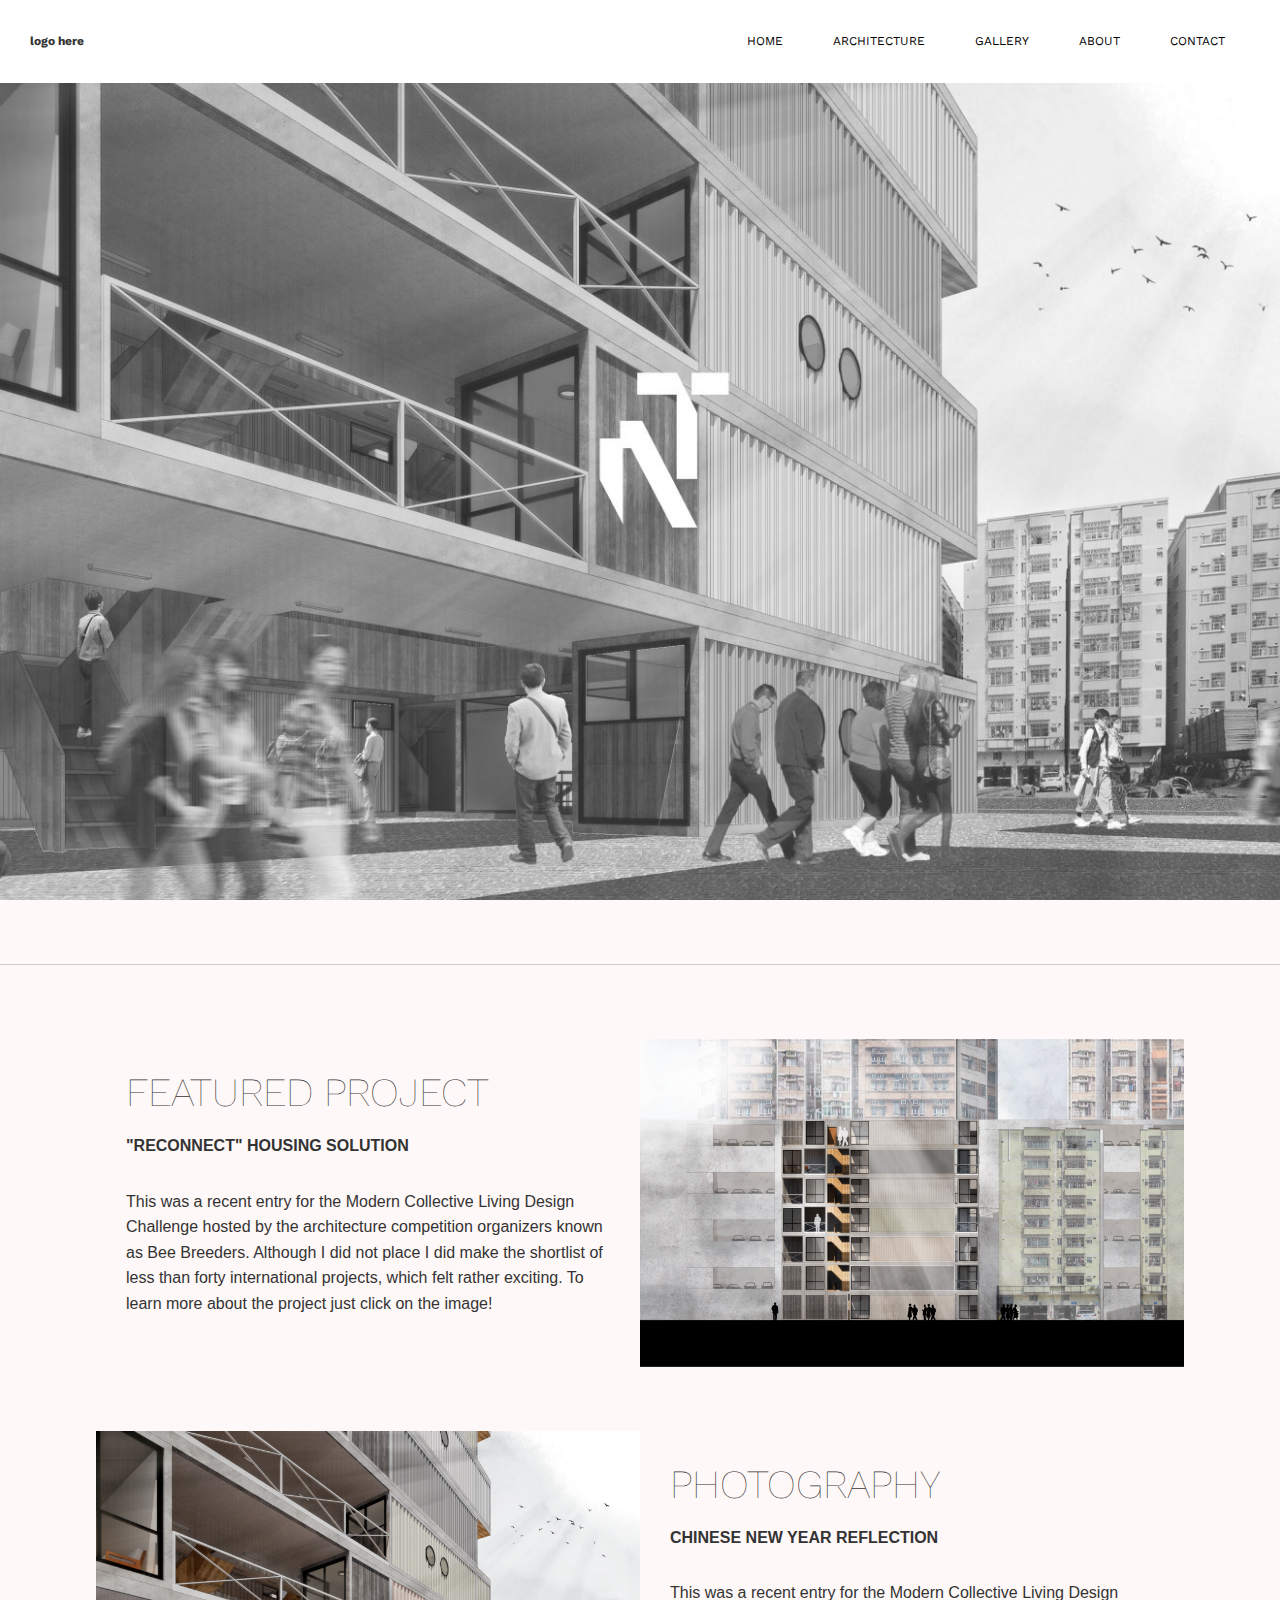
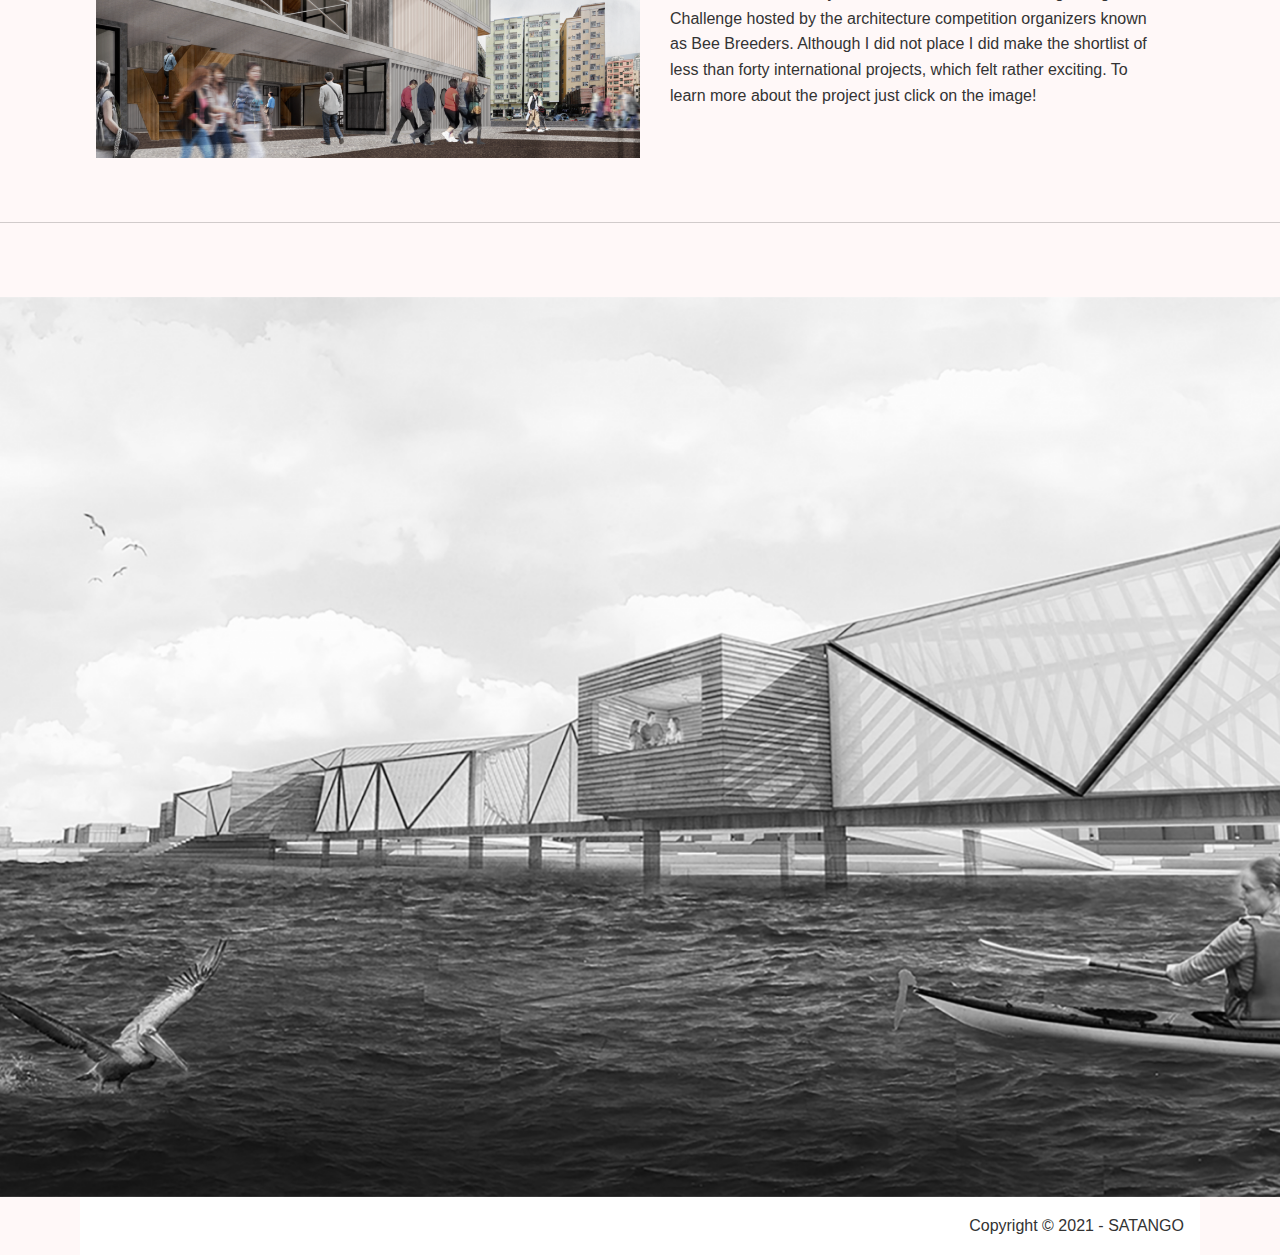
<file: index.html>
<!DOCTYPE html>
<html lang="en">
  <head>
    <meta charset="UTF-8" />
    <meta http-equiv="X-UA-Compatible" content="IE=edge" />
    <meta name="viewport" content="width=device-width, initial-scale=1.0" />
    <link
      href="https://fonts.googleapis.com/css2?family=Work+Sans:wght@300&display=swap"
      rel="stylesheet"
    />
    <link
      rel="stylesheet"
      href="https://cdnjs.cloudflare.com/ajax/libs/font-awesome/5.13.0/css/all.min.css"
      integrity="sha256-h20CPZ0QyXlBuAw7A+KluUYx/3pK+c7lYEpqLTlxjYQ="
      crossorigin="anonymous"
    />
    <link rel="stylesheet" href="CSS/style.css" />
    <link rel="stylesheet" href="CSS/utilities.css" />
    <title>Document</title>
  </head>
  <body id="home">
    <header class="hero">
      <nav class="nav">
        <div class="logo">
          <h4>logo here</h4>
        </div>
        <ul class="nav-links">
          <li><a href="#">HOME</a></li>
          <li><a href="#">ARCHITECTURE</a></li>
          <li><a href="gallery.html">GALLERY</a></li>
          <li><a href="about.html">ABOUT</a></li>
          <li><a href="contact.html">CONTACT</a></li>
        </ul>
        <div class="burger">
          <div class="line1"></div>
          <div class="line2"></div>
          <div class="line3"></div>
        </div>
      </nav>
    </header>
    <div>
      <hr />
    </div>
    <main>
      <section>
        <div class="container">
          <div class="flex-columns">
            <div class="row">
              <div class="column">
                <div class="column-1">
                  <h2>FEATURED PROJECT</h2>
                  <h4>"RECONNECT" HOUSING SOLUTION</h4>
                  <p>
                    This was a recent entry for the Modern Collective Living
                    Design Challenge hosted by the architecture competition
                    organizers known as Bee Breeders. Although I did not place I
                    did make the shortlist of less than forty international
                    projects, which felt rather exciting. To learn more about
                    the project just click on the image!
                  </p>
                </div>
              </div>
              <div class="column">
                <div class="column-2">
                  <img src="/img/col1.png" alt="" />
                </div>
              </div>
            </div>

            <div class="row">
              <div class="column">
                <div class="column-2">
                  <img src="/img/col2.png" alt="" />
                </div>
              </div>
              <div class="column">
                <div class="column-1">
                  <h2>PHOTOGRAPHY</h2>
                  <h4>CHINESE NEW YEAR REFLECTION</h4>
                  <p>
                    This was a recent entry for the Modern Collective Living
                    Design Challenge hosted by the architecture competition
                    organizers known as Bee Breeders. Although I did not place I
                    did make the shortlist of less than forty international
                    projects, which felt rather exciting. To learn more about
                    the project just click on the image!
                  </p>
                </div>
              </div>
            </div>
          </div>
        </div>
      </section>
      <div>
        <hr />
      </div>
      <section>
        <div class="hero2"></div>
      </section>
    </main>

    <footer class="footer container">
      <div>
        <div class="social">
          <a href="#"><i class="fab fa-facebook"></i></a>
          <a href="#"><i class="fab fa-twitter"></i></a>
          <a href="#"><i class="fab fa-youtube"></i></a>
          <a href="#"><i class="fab fa-linkedin"></i></a>
        </div>
      </div>
      <div>
        <p>Copyright &copy; 2021 - SATANGO</p>
      </div>
    </footer>
    <script src="/JS/app.js"></script>
  </body>
</html>
</file>
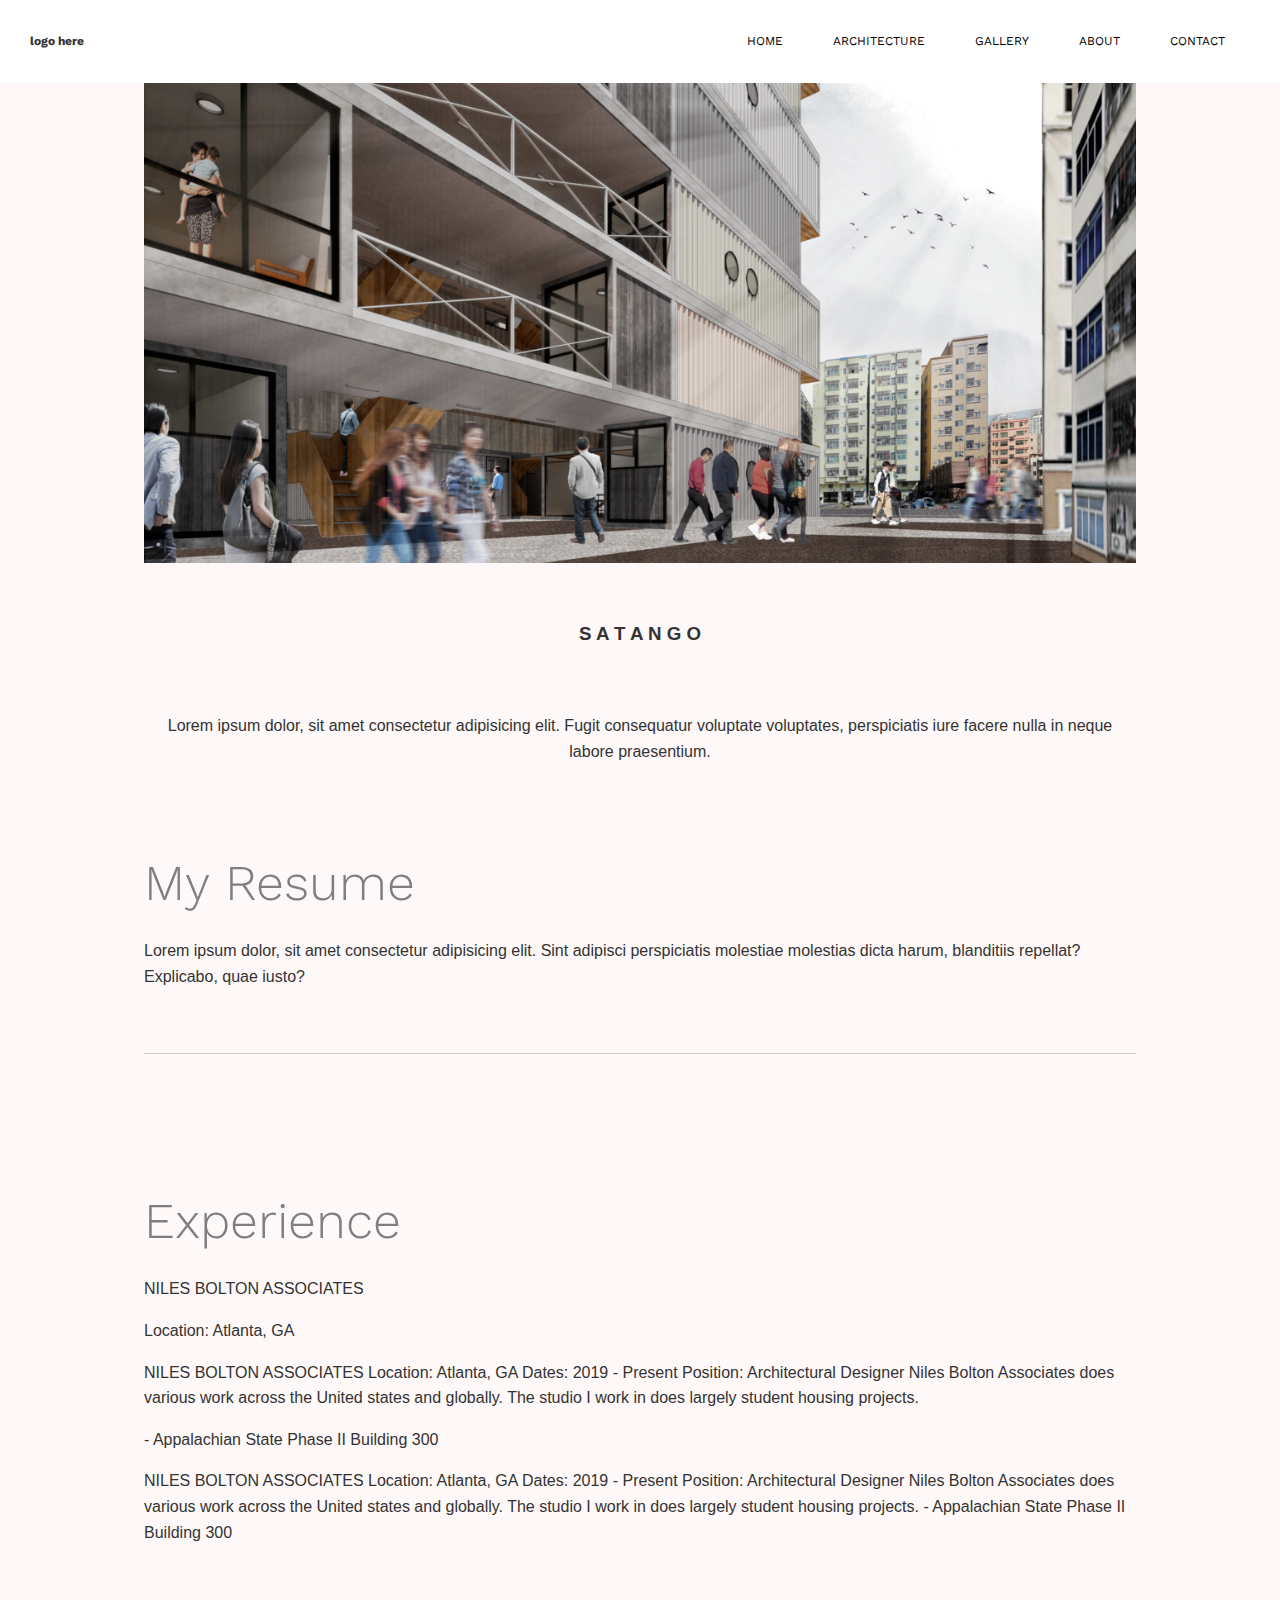
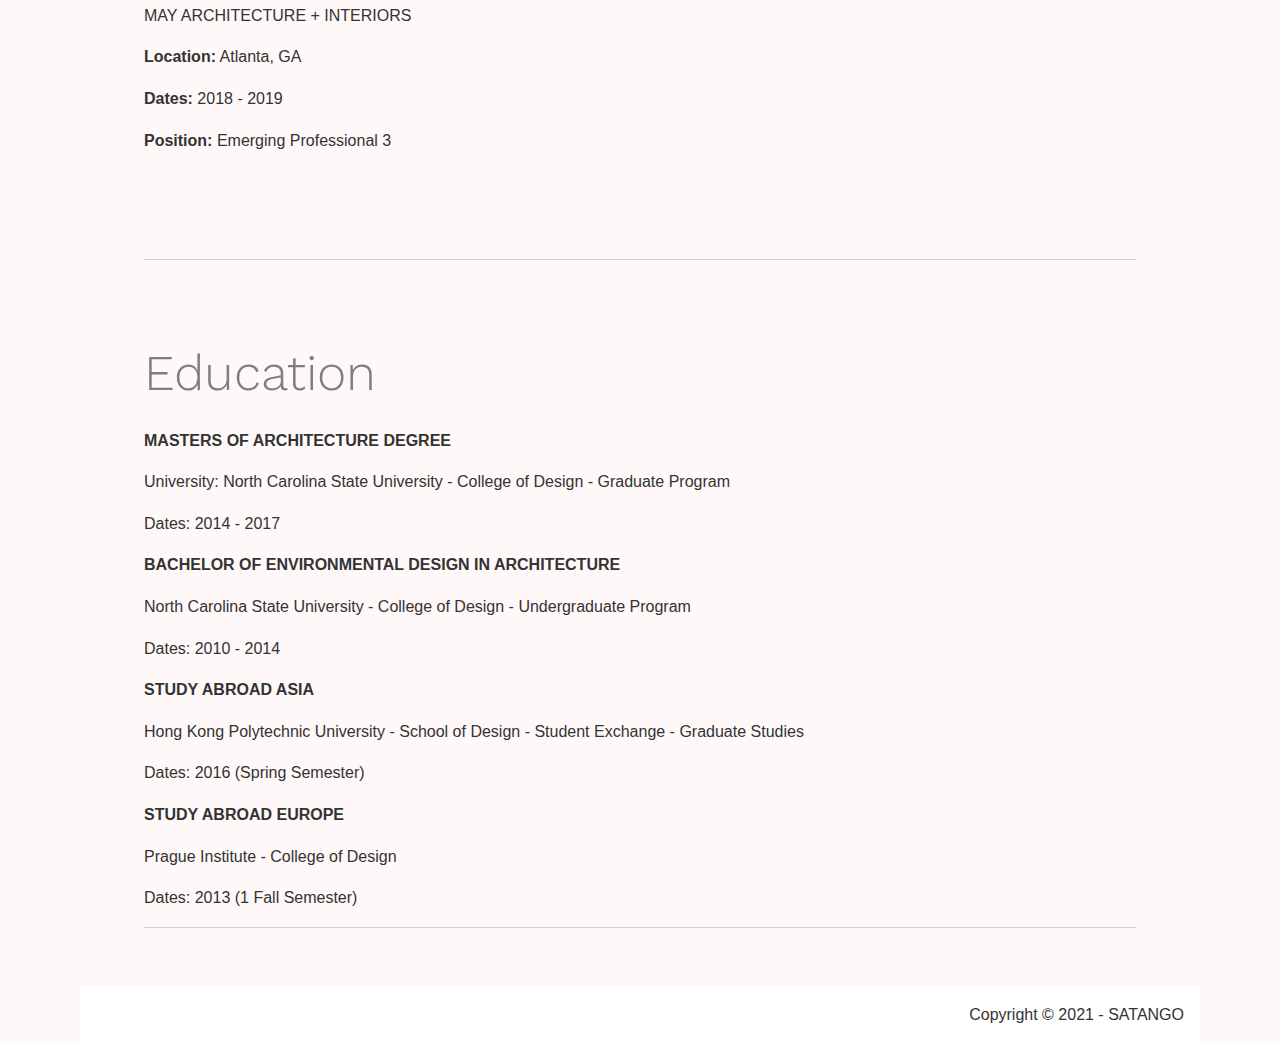
<file: about.html>
<!DOCTYPE html>
<html lang="en">
  <head>
    <meta charset="UTF-8" />
    <meta http-equiv="X-UA-Compatible" content="IE=edge" />
    <meta name="viewport" content="width=device-width, initial-scale=1.0" />
    <link
      href="https://fonts.googleapis.com/css2?family=Work+Sans:wght@300&display=swap"
      rel="stylesheet"
    />
    <link
      rel="stylesheet"
      href="https://cdnjs.cloudflare.com/ajax/libs/font-awesome/5.13.0/css/all.min.css"
      integrity="sha256-h20CPZ0QyXlBuAw7A+KluUYx/3pK+c7lYEpqLTlxjYQ="
      crossorigin="anonymous"
    />
    <link rel="stylesheet" href="CSS/style.css" />
    <link rel="stylesheet" href="CSS/utilities.css" />
    <title>Document</title>
  </head>
  <body>
    <header>
      <nav class="nav">
        <div class="logo">
          <h4>logo here</h4>
        </div>
        <ul class="nav-links">
          <li><a href="index.html">HOME</a></li>
          <li><a href="#">ARCHITECTURE</a></li>
          <li><a href="gallery.html">GALLERY</a></li>
          <li><a href="#">ABOUT</a></li>
          <li><a href="contact.html">CONTACT</a></li>
        </ul>
        <div class="burger">
          <div class="line1"></div>
          <div class="line2"></div>
          <div class="line3"></div>
        </div>
      </nav>
    </header>
    <div class=""></div>
    <section class="container-sec">
      <div class="about">
        <div>
          <img src="/img/col2.png" alt="" />
        </div>
        <div>
          <h3 class="p-3">S A T A N G O</h3>
          <p>
            Lorem ipsum dolor, sit amet consectetur adipisicing elit. Fugit
            consequatur voluptate voluptates, perspiciatis iure facere nulla in
            neque labore praesentium.
          </p>
        </div>
      </div>
      <div class="info">
        <div class="p-3">
          <h1>My Resume</h1>
          <p>
            Lorem ipsum dolor, sit amet consectetur adipisicing elit. Sint
            adipisci perspiciatis molestiae molestias dicta harum, blanditiis
            repellat? Explicabo, quae iusto?
          </p>
        </div>
        <div class="hr-2"></div>
        <div class="p-3">
          <h1>Experience</h1>
          <p>NILES BOLTON ASSOCIATES</p>
          <p>Location: Atlanta, GA</p>
          <p>
            NILES BOLTON ASSOCIATES Location: Atlanta, GA Dates: 2019 - Present
            Position: Architectural Designer Niles Bolton Associates does
            various work across the United states and globally. The studio I
            work in does largely student housing projects.
          </p>
          <p>- Appalachian State Phase II Building 300</p>
          <p>
            NILES BOLTON ASSOCIATES Location: Atlanta, GA Dates: 2019 - Present
            Position: Architectural Designer Niles Bolton Associates does
            various work across the United states and globally. The studio I
            work in does largely student housing projects. - Appalachian State
            Phase II Building 300
          </p>
          <p><br /></p>

          <p>MAY ARCHITECTURE + INTERIORS</p>
          <p><b>Location:</b> Atlanta, GA</p>
          <p><b> Dates:</b> 2018 - 2019</p>
          <p><b>Position:</b> Emerging Professional 3</p>

          <p><br /></p>
        </div>
        <div class="hr-1"></div>
        <div class="p-3">
          <h1>Education</h1>
          <p><b>MASTERS OF ARCHITECTURE DEGREE</b></p>
          <p>
            University: North Carolina State University - College of Design -
            Graduate Program
          </p>
          <p>Dates: 2014 - 2017</p>
          <p><b>BACHELOR OF ENVIRONMENTAL DESIGN IN ARCHITECTURE</b></p>
          <p>
            North Carolina State University - College of Design - Undergraduate
            Program
          </p>
          <p>Dates: 2010 - 2014</p>
          <p><b>STUDY ABROAD ASIA</b></p>
          <p>
            Hong Kong Polytechnic University - School of Design - Student
            Exchange - Graduate Studies
          </p>
          <p>Dates: 2016 (Spring Semester)</p>
          <p><b>STUDY ABROAD EUROPE</b></p>
          <p>Prague Institute - College of Design</p>
          <p>Dates: 2013 (1 Fall Semester)</p>
          <div class="hr-1"></div>
        </div>
      </div>
    </section>
    <footer class="footer container">
      <div>
        <div class="social">
          <a href="#"><i class="fab fa-facebook"></i></a>
          <a href="#"><i class="fab fa-twitter"></i></a>
          <a href="#"><i class="fab fa-youtube"></i></a>
          <a href="#"><i class="fab fa-linkedin"></i></a>
        </div>
      </div>
      <div>
        <p>Copyright &copy; 2021 - SATANGO</p>
      </div>
    </footer>
    <script src="/JS/app.js"></script>
  </body>
</html>
</file>
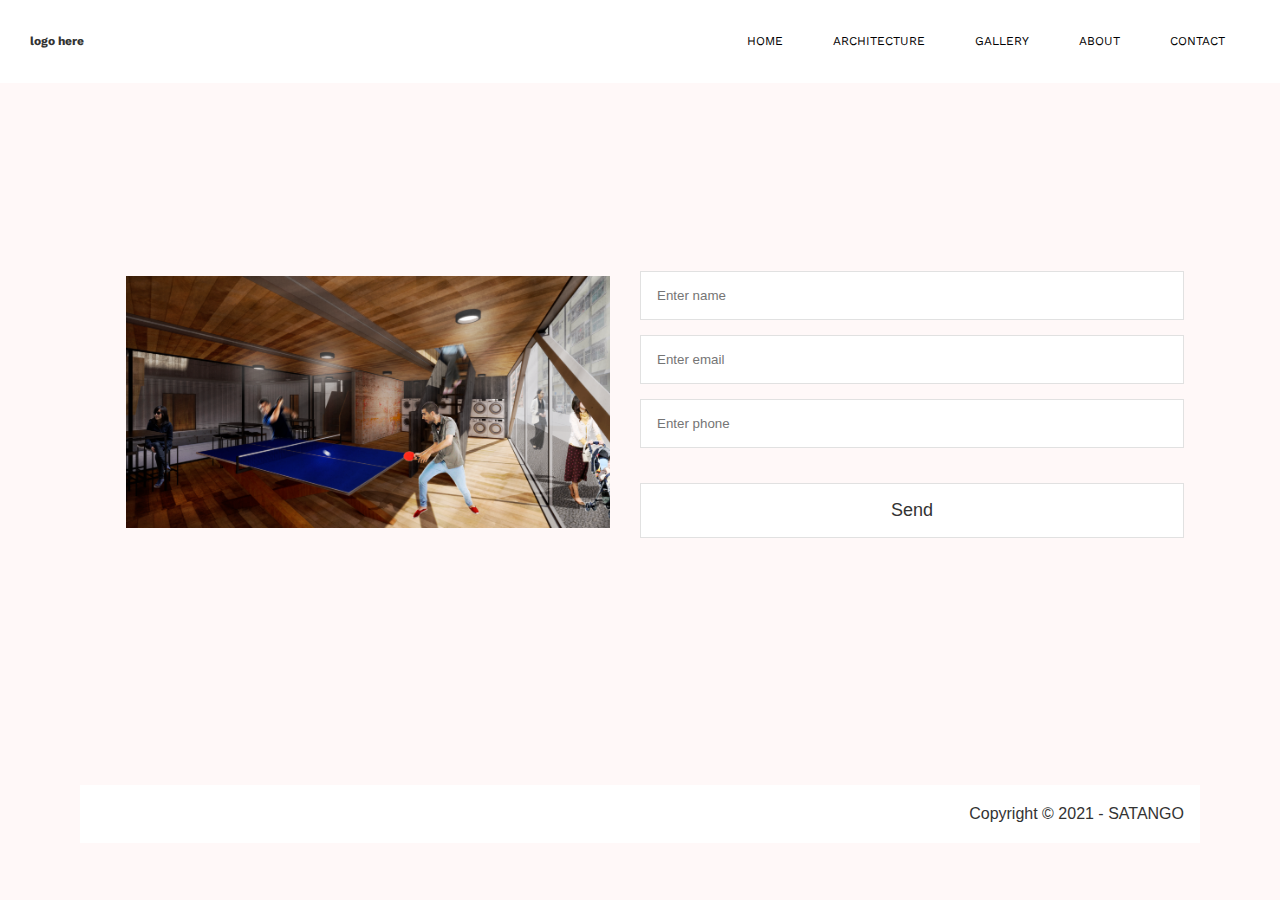
<file: contact.html>
<!DOCTYPE html>
<html lang="en">
  <head>
    <meta charset="UTF-8" />
    <meta http-equiv="X-UA-Compatible" content="IE=edge" />
    <meta name="viewport" content="width=device-width, initial-scale=1.0" />
    <link
      href="https://fonts.googleapis.com/css2?family=Work+Sans:wght@300&display=swap"
      rel="stylesheet"
    />
    <link
      rel="stylesheet"
      href="https://cdnjs.cloudflare.com/ajax/libs/font-awesome/5.13.0/css/all.min.css"
      integrity="sha256-h20CPZ0QyXlBuAw7A+KluUYx/3pK+c7lYEpqLTlxjYQ="
      crossorigin="anonymous"
    />
    <link rel="stylesheet" href="CSS/style.css" />
    <link rel="stylesheet" href="CSS/utilities.css" />
    <title>Document</title>
  </head>
  <body>
    <header>
      <nav class="nav">
        <div class="logo">
          <h4>logo here</h4>
        </div>
        <ul class="nav-links">
          <li><a href="index.html">HOME</a></li>
          <li><a href="#">ARCHITECTURE</a></li>
          <li><a href="gallery.html">GALLERY</a></li>
          <li><a href="about.html">ABOUT</a></li>
          <li><a href="#">CONTACT</a></li>
        </ul>
        <div class="burger">
          <div class="line1"></div>
          <div class="line2"></div>
          <div class="line3"></div>
        </div>
      </nav>
    </header>

    <section>
      <div class="contact">
        <div class="container">
          <div class="flex-columns">
            <div class="row">
              <div class="column">
                <div class="column-1">
                  <img src="/img/col4.png" alt="" />
                </div>
              </div>
              <div class="column">
                <div class="column-2">
                  <form action="" class="callback-form">
                    <div class="form-control">
                      <label for="name"></label>
                      <input
                        type="text"
                        name="name"
                        id="name"
                        placeholder="Enter name"
                      />
                    </div>
                    <div class="form-control">
                      <label for="email"></label>
                      <input
                        type="email"
                        name="email"
                        id="email"
                        placeholder="Enter email"
                      />
                    </div>
                    <div class="form-control">
                      <label for="phone"></label>
                      <input
                        type="text"
                        name="phone"
                        id="phone"
                        placeholder="Enter phone"
                      />
                    </div>
                    <input type="submit" value="Send" id="submit" class="btn" />
                  </form>
                </div>
              </div>
            </div>
          </div>
        </div>
      </div>
    </section>
    <footer class="footer container">
      <div>
        <div class="social">
          <a href="#"><i class="fab fa-facebook"></i></a>
          <a href="#"><i class="fab fa-twitter"></i></a>
          <a href="#"><i class="fab fa-youtube"></i></a>
          <a href="#"><i class="fab fa-linkedin"></i></a>
        </div>
      </div>
      <div>
        <p>Copyright &copy; 2021 - SATANGO</p>
      </div>
    </footer>
    <script src="/JS/app.js"></script>
  </body>
</html>
</file>
<file: CSS/style.css>
* {
  box-sizing: border-box;
  padding: 0;
  margin: 0;
}
/*
html {
  font-size: 62.5%;
}
*/
body {
  font-family: "Open Sans", sans-serif;
  background: rgb(255, 248, 248);
  color: #333;
  line-height: 1.6;
}

ul {
  list-style: none;
}

a {
  color: #333;
  text-decoration: none;
}

h1,
h2 {
  font-weight: 300;
  line-height: 1.2;
  font-family: "Work Sans", sans-serif;
  margin-bottom: 1rem;
}

p {
  margin: 1em 0;
}

img {
  width: 100%;
}

/* nav bar*/
.nav {
  display: flex;
  justify-content: space-between;
  align-items: center;
  background-color: #fff;
  color: #333;
  min-height: 8vh;
  width: 100%;
  font-family: "Work Sans", sans-serif;
  font-size: 12px;
  padding: 2rem 1.875rem;
}
.nav-links a {
  color: #000;
  padding: 0.625rem 1.25rem;
  margin: 0 5px;
}
.nav a:hover {
  border-bottom: #000 2px solid;
}

.nav .nav-links {
  display: flex;
  font-weight: 400;
}
/*burger nav*/
.burger {
  display: none;
  cursor: pointer;
}
.burger div {
  width: 25px;
  height: 3px;
  margin: 5px;
  background-color: rgb(24, 19, 19);
}
@media screen and (max-width: 768px) {
  body {
    overflow-x: hidden;
  }
  .nav-links {
    position: absolute;
    right: 0;
    top: 8vh;
    height: 92vh;
    background-color: #fff;
    display: flex;
    flex-direction: column;
    align-items: center;
    justify-content: space-around;
    width: 50%;
    transform: translateX(100%);
    transition: transform 0.5s ease-in;
  }

  .nav-links li {
    opacity: 0;
  }

  .burger {
    display: block;
  }
}

.nav-active {
  transform: translateX(0%);
}

@keyframes navLinkFade {
  from {
    opacity: 0;
    transform: translateX(50px);
  }
  to {
    opacity: 1;
    transform: translateX(0px);
  }
}

.toggle .line1 {
  transform: rotate(-45deg) translate(-5px, 6px);
}
.toggle .line2 {
  opacity: 0;
}
.toggle .line3 {
  transform: rotate(45deg) translate(-5px, -6px);
}

/*Header*/
.hero {
  background: url("/img/home1.jpg") no-repeat center center/cover;
  height: 100vh;
  position: relative;
}

.hero2 {
  background: url("/img/home2.png") no-repeat center center/cover;
  height: 100vh;
  position: relative;
}

/*Footer*/
.footer {
  display: flex;
  text-align: center;
  justify-content: space-between;
  align-items: center;
  height: 100%;
  background-color: #fff;
}

.footer .social > * {
  margin-right: 1.875rem;
}

/*Gallery*/
.gallery {
  display: flex;
  justify-content: center;
  flex-wrap: wrap;
}
.gallery a {
  height: 12.5rem;
  width: 18.75rem;
  margin: 1rem;
  overflow: hidden;
  box-shadow: 0 3px 5px #333;
}
.gallery a img:hover {
  opacity: 0.7;
  transform: scale(1.4);
}
.gallery a img {
  height: 100%;
  width: 100%;
  object-fit: cover;
}
/*contact*/
.contact {
  height: 78vh;
  display: flex;
  align-items: center;
  justify-content: center;
}

/*about*/
.about {
  display: flex;
  flex-direction: column;
  align-items: center;
  justify-items: center;
}
.about h3:first-child {
  text-align: center;
}
.about p {
  text-align: center;
}
.info h1 {
  color: #7f7f7f;
  font-family: "Work Sans", sans-serif;
  font-size: 3.125rem;
  margin: 1.563rem 0;
}

@media (max-width: 40rem) {
  .row {
    flex-direction: column;
  }
  .column .column-1 h4 {
    text-align: center;
  }
  .flex-columns {
    margin: 0.7rem 0;
    text-align: center;
  }
  .contact {
    height: 100vh;
  }
  .footer {
    font-size: 12px;
  }
}
</file>
<file: CSS/utilities.css>
.p-3 {
  padding: 3rem 0;
}
.container {
  padding: 0 1rem;
  max-width: 70rem;
  margin: 0 auto;
}
.container-sec {
  padding: 0 4rem;
  max-width: 70rem;
  margin: 0 auto;
}
hr {
  border: none;
  border-top: rgba(0, 0, 0, 0.18) 1px solid;
  margin: 4em 0;
  padding: 5px;
}
.hr-1 {
  border: none;
  border-top: rgba(0, 0, 0, 0.18) 1px solid;
  height: 1px;
  width: 100%;
  text-align: center;
  padding: 0.313rem;
}
.hr-2 {
  border: none;
  border-top: rgba(0, 0, 0, 0.18) 1px solid;
  height: 1px;
  width: 100%;
  text-align: center;
  padding: 2rem;
}
/*Flex Columns*/

.flex-columns .row {
  display: flex;
  justify-content: center;
  flex-wrap: wrap;
  width: 100%;
  margin-bottom: 4rem;
}

.flex-columns .column {
  display: flex;
  flex-direction: column;
  flex-basis: 100%;
  flex: 1;
  flex-wrap: wrap;
}
.flex-columns .column .column-1,
.flex-columns .column .column-2 {
  height: 100%;
}

.flex-columns img {
  width: 100%;
  height: 100%;
  object-fit: cover;
}

.flex-columns .column-1 {
  display: flex;
  flex-direction: column;
  justify-content: center;
  padding: 1.875rem;
}

.flex-columns h2 {
  font-size: 2.5rem;
  font-weight: 100;
}

.flex-columns h4 {
  margin-bottom: 0.625rem;
}

.flex-columns p {
  margin: 1.25rem 0;
}

/* button*/
.btn {
  cursor: pointer;
  display: inline-block;
  padding: 10px 30px;
  color: #333;
  background-color: #fff;
  padding: 15px 0;
  margin-top: 20px;
  border: 1px solid #e1e1e1;
  font-size: 1.125rem;
}
.btn:hover {
  opacity: 0.7;
}
/* Callback form */
.callback-form {
  width: 100%;
  padding: 20px 0;
}

.callback-form label {
  display: block;
  margin-bottom: 5px;
}

.callback-form .form-control {
  margin-bottom: 15px;
}

.callback-form input {
  width: 100%;
  padding: 1rem;

  border: #e1e1e1 1px solid;
}

.callback-form input:focus {
  outline-color: #e1e1e1;
}
</file>
